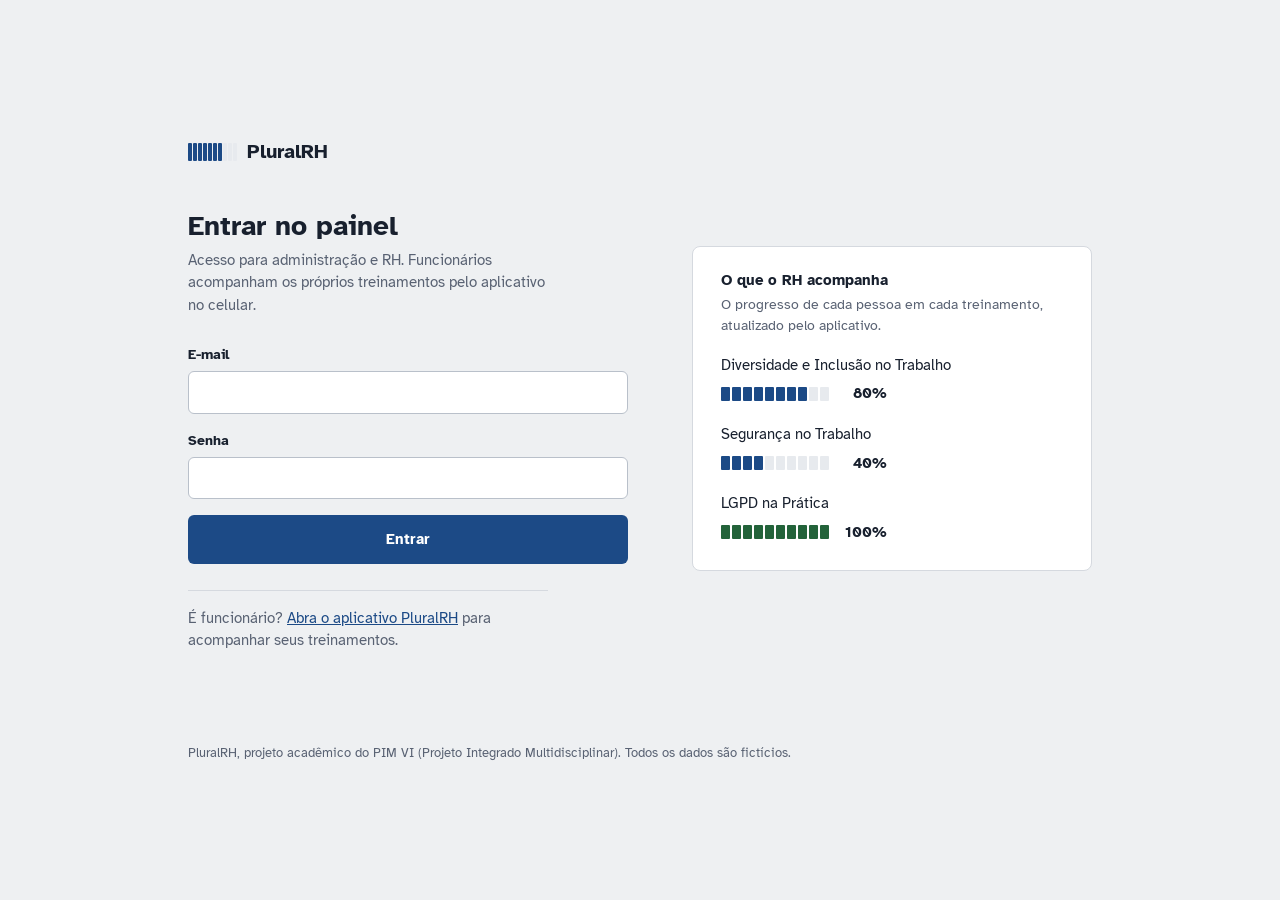
<file: backend/PluralRH.Api/wwwroot/index.html>
<!doctype html>
<!-- [PESSOA 1] Painel web: tela de login (Admin e Gestor/RH) -->
<html lang="pt-BR">
<head>
  <meta charset="utf-8">
  <meta name="viewport" content="width=device-width, initial-scale=1">
  <title>Entrar | PluralRH</title>
  <link rel="icon" href="img/icone.svg" type="image/svg+xml">
  <link rel="stylesheet" href="css/estilo.css">
</head>
<body>
  <main class="login">
    <section class="login-form">
      <span class="marca">
        <span class="medidor-blocos" aria-hidden="true"><i class="cheio"></i><i class="cheio"></i><i class="cheio"></i><i class="cheio"></i><i class="cheio"></i><i class="cheio"></i><i class="cheio"></i><i></i><i></i><i></i></span>
        PluralRH
      </span>

      <h1>Entrar no painel</h1>
      <p>Acesso para administração e RH. Funcionários acompanham os próprios treinamentos pelo aplicativo no celular.</p>

      <form id="form-login" novalidate>
        <div class="campo">
          <label for="email">E-mail</label>
          <input id="email" name="email" type="email" autocomplete="username" required>
        </div>
        <div class="campo">
          <label for="senha">Senha</label>
          <input id="senha" name="senha" type="password" autocomplete="current-password" required>
        </div>
        <button class="botao botao-principal botao-largo" type="submit">Entrar</button>
        <p id="erro-login" class="erro-form" aria-live="polite"></p>
      </form>
      <p class="login-app">É funcionário? <a href="app/">Abra o aplicativo PluralRH</a> para acompanhar seus treinamentos.</p>
    </section>

    <aside class="login-exemplo" aria-labelledby="titulo-exemplo">
      <h2 id="titulo-exemplo">O que o RH acompanha</h2>
      <p>O progresso de cada pessoa em cada treinamento, atualizado pelo aplicativo.</p>
      <ul id="exemplo-progresso"></ul>
    </aside>

    <footer class="login-rodape">PluralRH, projeto acadêmico do PIM VI (Projeto Integrado Multidisciplinar). Todos os dados são fictícios.</footer>
  </main>

  <script type="module" src="js/login.js"></script>
</body>
</html>
</file>
<file: backend/PluralRH.Api/wwwroot/css/estilo.css>
/* -----------------------------------------------------------------------------
   [PESSOA 1] Painel web: estilos

   Fonte: Atkinson Hyperlegible, criada pelo Braille Institute para leitores
   com baixa visão. Combina com o tema do sistema (inclusão) e é livre (OFL).
   Elemento visual principal: o medidor de 10 blocos (cada bloco = 10%).
----------------------------------------------------------------------------- */
@font-face {
  font-family: "Atkinson Hyperlegible";
  src: url("../fonts/atkinson-hyperlegible-400.woff2") format("woff2");
  font-weight: 400;
  font-display: swap;
}
@font-face {
  font-family: "Atkinson Hyperlegible";
  src: url("../fonts/atkinson-hyperlegible-700.woff2") format("woff2");
  font-weight: 700;
  font-display: swap;
}

:root {
  --tinta: #18202e;          /* texto principal */
  --tinta-suave: #596273;    /* texto de apoio */
  --fundo: #eef0f2;          /* fundo da página */
  --papel: #ffffff;          /* painéis */
  --linha: #d5d9df;          /* bordas e divisórias */
  --linha-suave: #e7eaee;
  --azul: #1c4a86;           /* cor principal (botões, links, medidor) */
  --azul-escuro: #12345f;
  --azul-claro: #e3ebf5;
  --marcador: #ffe14d;       /* amarelo marca-texto: só para destacar */
  --verde: #23633a;    --verde-claro: #e2efe5;
  --ambar: #855600;    --ambar-claro: #f8ecd0;
  --vermelho: #a3261c; --vermelho-claro: #f7e2df;
  --cinza: #5f6672;    --cinza-claro: #eceef1;

  --fonte: "Atkinson Hyperlegible", "Segoe UI", Arial, sans-serif;
  --raio: 8px;
}

* { box-sizing: border-box; }
html, body { margin: 0; }
body {
  font-family: var(--fonte);
  font-size: 15px;
  line-height: 1.5;
  color: var(--tinta);
  background: var(--fundo);
}
h1, h2, h3 { margin: 0; line-height: 1.25; font-weight: 700; }
a { color: var(--azul); }
:focus-visible { outline: 3px solid var(--marcador); outline-offset: 2px; }
.texto-apoio { color: var(--tinta-suave); }

/* ============================== MEDIDOR ==============================
   10 blocos, como a barra "████████░░ 80%" do esboço do projeto. */
.medidor { display: inline-flex; align-items: center; gap: 10px; white-space: nowrap; }
.medidor-blocos { display: inline-grid; grid-template-columns: repeat(10, 9px); gap: 2px; }
.medidor-blocos i { display: block; height: 14px; background: var(--linha-suave); border-radius: 1px; }
.medidor-blocos i.cheio { background: var(--azul); }
.medidor.completo .medidor-blocos i.cheio { background: var(--verde); }
.medidor-valor { font-weight: 700; min-width: 3.2em; text-align: right; }

/* Marca: medidor pequeno + nome */
.marca { display: inline-flex; align-items: center; gap: 10px; color: var(--tinta); text-decoration: none; font-size: 20px; font-weight: 700; }
.marca .medidor-blocos { grid-template-columns: repeat(10, 4px); gap: 1px; }
.marca .medidor-blocos i { height: 18px; }

/* ============================== LOGIN ============================== */
.login { min-height: 100vh; display: grid; grid-template-columns: minmax(320px, 440px) minmax(280px, 400px); gap: 64px; align-content: center; justify-content: center; padding: 48px 24px; }
.login-form h1 { font-size: 28px; margin: 40px 0 6px; }
.login-form > p { margin: 0 0 28px; color: var(--tinta-suave); max-width: 36ch; }
.login-exemplo { align-self: center; background: var(--papel); border: 1px solid var(--linha); border-radius: var(--raio); padding: 24px 28px; }
.login-exemplo h2 { font-size: 15px; margin-bottom: 4px; }
.login-exemplo > p { margin: 0 0 18px; color: var(--tinta-suave); font-size: 14px; }
.login-exemplo ul { list-style: none; margin: 0; padding: 0; display: grid; gap: 16px; }
.login-exemplo li > span:first-child { display: block; margin-bottom: 6px; }
.login-rodape { grid-column: 1 / -1; color: var(--tinta-suave); font-size: 13px; }
.login-app { margin: 8px 0 0; padding-top: 16px; border-top: 1px solid var(--linha); }

/* =========================== FORMULÁRIOS =========================== */
.campo { display: flex; flex-direction: column; gap: 6px; margin-bottom: 16px; }
.campo label { font-weight: 700; font-size: 14px; }
.campo small { color: var(--tinta-suave); font-size: 13px; }
input, select, textarea {
  font: inherit; color: inherit; background: var(--papel);
  border: 1px solid #b9c0ca; border-radius: 6px; padding: 9px 11px; width: 100%;
}
input:focus, select:focus, textarea:focus { outline: 3px solid var(--marcador); outline-offset: 0; border-color: var(--tinta); }
textarea { min-height: 88px; resize: vertical; }
.campo-marcar { display: flex; align-items: center; gap: 10px; margin-bottom: 12px; }
.campo-marcar input { width: 18px; height: 18px; accent-color: var(--azul); }
.colunas-2 { display: grid; grid-template-columns: 1fr 1fr; gap: 0 16px; }
.erro-form { color: var(--vermelho); font-weight: 700; min-height: 22px; margin: 4px 0 0; }

/* ============================== BOTÕES ============================== */
.botao { font: inherit; font-weight: 700; border-radius: 6px; padding: 9px 18px; cursor: pointer; border: 1px solid transparent; white-space: nowrap; }
.botao:disabled { opacity: .6; cursor: progress; }
.botao-principal { background: var(--azul); color: #fff; }
.botao-principal:hover { background: var(--azul-escuro); }
.botao-secundario { background: var(--papel); color: var(--tinta); border-color: #b9c0ca; }
.botao-secundario:hover { background: var(--fundo); }
.botao-largo { width: 100%; padding: 12px; }
/* Ações dentro das tabelas: texto simples, sem caixa */
.acao { font: inherit; font-size: 14px; font-weight: 700; background: none; border: none; padding: 2px 0; color: var(--azul); cursor: pointer; }
.acao:hover { text-decoration: underline; }
.acao.perigo { color: var(--vermelho); }
.botao-fechar { font: inherit; background: none; border: none; color: var(--tinta-suave); cursor: pointer; padding: 4px 8px; }

/* ======================= BARRA SUPERIOR (MENU) ======================= */
.barra-topo { background: var(--papel); border-bottom: 1px solid var(--linha); }
.barra-topo-conteudo { max-width: 1240px; margin: 0 auto; padding: 0 28px; display: flex; align-items: center; gap: 36px; min-height: 64px; }
.menu { display: flex; gap: 26px; flex: 1; }
.menu a { color: var(--tinta-suave); text-decoration: none; padding: 4px 1px; }
.menu a:hover { color: var(--tinta); }
/* Item ativo: grifado com marca-texto */
.menu a.ativo { color: var(--tinta); font-weight: 700; background: linear-gradient(transparent 58%, var(--marcador) 58%, var(--marcador) 92%, transparent 92%); }
.conta { display: flex; align-items: center; gap: 14px; font-size: 14px; }
.conta-nome { text-align: right; line-height: 1.3; }
.conta-nome strong { display: block; }
.conta-nome span { color: var(--tinta-suave); }

.principal { max-width: 1240px; margin: 0 auto; padding: 32px 28px 64px; }
.cabecalho-pagina { display: flex; align-items: flex-end; justify-content: space-between; gap: 24px; margin-bottom: 24px; }
.cabecalho-pagina h1 { font-size: 30px; letter-spacing: -.01em; }
.cabecalho-pagina p { margin: 4px 0 0; color: var(--tinta-suave); max-width: 70ch; }
.carregando { color: var(--tinta-suave); padding: 24px 0; }

/* ============================== PAINÉIS ============================== */
.painel { background: var(--papel); border: 1px solid var(--linha); border-radius: var(--raio); padding: 20px 24px; }
.painel > h2 { font-size: 17px; margin-bottom: 4px; }
.painel > .texto-apoio { margin: 0 0 16px; font-size: 14px; }
.painel.tabela-painel { padding: 0; overflow-x: auto; }
.grade { display: grid; grid-template-columns: 3fr 2fr; gap: 20px; margin-bottom: 20px; }
.grade.metade { grid-template-columns: 1fr 1fr; }
.secao-titulo { font-size: 22px; margin: 40px 0 16px; }
.nota { color: var(--tinta-suave); font-size: 14px; margin: 16px 0 0; }

/* Números de resumo: uma faixa única, dividida por linhas (sem "cartõezinhos") */
.numeros { display: grid; grid-template-columns: repeat(auto-fit, minmax(150px, 1fr)); background: var(--papel); border: 1px solid var(--linha); border-radius: var(--raio); margin: 0 0 20px; }
.numeros > div { padding: 16px 20px; border-left: 1px solid var(--linha-suave); }
.numeros > div:first-child { border-left: none; }
.numeros dt { font-size: 14px; color: var(--tinta-suave); }
.numeros dd { margin: 2px 0 0; font-size: 32px; font-weight: 700; line-height: 1.1; }
.numeros small { display: block; font-size: 13px; color: var(--tinta-suave); margin-top: 4px; }
.numeros .alerta dd { color: var(--vermelho); }

/* Lista de progresso por treinamento (o destaque do dashboard) */
.lista-progresso { list-style: none; margin: 0; padding: 0; }
.lista-progresso li { display: grid; grid-template-columns: 1fr auto; gap: 4px 20px; align-items: center; padding: 12px 0; border-top: 1px solid var(--linha-suave); }
.lista-progresso li:first-child { border-top: none; padding-top: 0; }
.lista-progresso small { color: var(--tinta-suave); grid-column: 1; }
.lista-progresso .medidor { grid-row: 1 / span 2; grid-column: 2; }

/* Barras horizontais simples (censo e departamentos) */
.barras { display: grid; gap: 10px; }
.barras-linha { display: grid; grid-template-columns: 140px 1fr 28px; align-items: center; gap: 12px; }
.barras-trilho { background: var(--linha-suave); height: 10px; border-radius: 2px; }
.barras-valor { background: var(--azul); height: 100%; border-radius: 2px; }
.barras-numero { text-align: right; font-weight: 700; }

.lista-simples { list-style: none; margin: 0; padding: 0; }
.lista-simples li { display: flex; justify-content: space-between; gap: 12px; padding: 10px 0; border-top: 1px solid var(--linha-suave); }
.lista-simples li:first-child { border-top: none; padding-top: 0; }
.lista-simples small { color: var(--tinta-suave); display: block; }

/* ============================== TABELAS ============================== */
.filtros { display: flex; flex-wrap: wrap; gap: 12px; margin-bottom: 16px; }
.filtros input, .filtros select { width: auto; min-width: 200px; }
.filtros input[type=search] { min-width: 320px; }
.tabela { width: 100%; border-collapse: collapse; }
.tabela th { text-align: left; font-size: 14px; color: var(--tinta-suave); padding: 12px 18px; border-bottom: 1px solid var(--linha); white-space: nowrap; }
.tabela td { padding: 13px 18px; border-bottom: 1px solid var(--linha-suave); vertical-align: middle; }
.tabela tr:last-child td { border-bottom: none; }
.tabela tbody tr:hover { background: #f7f8fa; }
.tabela td small { color: var(--tinta-suave); display: block; }
.tabela.compacta th, .tabela.compacta td { padding: 9px 8px; }
.tabela .acoes { display: flex; gap: 16px; }
.vazio { text-align: center; color: var(--tinta-suave); padding: 32px !important; }

/* ===================== ETIQUETAS DE SITUAÇÃO =====================
   Retangulares e discretas; a cor indica a situação. */
.etiqueta { display: inline-block; font-size: 13px; font-weight: 700; padding: 2px 8px; border-radius: 3px; background: var(--cinza-claro); color: var(--cinza); white-space: nowrap; }
.etiqueta-Ativo, .etiqueta-Concluido, .etiqueta-Realizada { background: var(--verde-claro); color: var(--verde); }
.etiqueta-EmAndamento, .etiqueta-Planejada { background: var(--azul-claro); color: var(--azul); }
.etiqueta-Pendente, .etiqueta-Afastado { background: var(--ambar-claro); color: var(--ambar); }
.etiqueta-Inativo, .etiqueta-Cancelada { background: var(--cinza-claro); color: var(--cinza); }
/* Perfil não é situação: fica só com contorno */
.perfil { display: inline-block; font-size: 13px; padding: 1px 8px; border: 1px solid var(--linha); border-radius: 3px; color: var(--tinta); }

/* ======================= DIVERSIDADE E INCLUSÃO ======================= */
.base-legal { margin-bottom: 24px; }
.base-legal dl { display: grid; grid-template-columns: max-content 1fr; gap: 6px 20px; margin: 0; }
.base-legal dt { font-weight: 700; }
.base-legal dd { margin: 0; color: var(--tinta-suave); }
.abas { display: flex; gap: 28px; border-bottom: 1px solid var(--linha); margin-bottom: 20px; }
.aba { font: inherit; background: none; border: none; padding: 10px 1px; color: var(--tinta-suave); cursor: pointer; border-bottom: 3px solid transparent; margin-bottom: -1px; }
.aba.ativa { color: var(--tinta); font-weight: 700; border-bottom-color: var(--tinta); }
.materiais { display: grid; grid-template-columns: repeat(auto-fill, minmax(330px, 1fr)); gap: 16px; }
.material { display: flex; flex-direction: column; gap: 8px; }
.material h3 { font-size: 16px; }
.material p { margin: 0; color: var(--tinta-suave); font-size: 14px; flex: 1; }
.material .meta { font-size: 13px; color: var(--tinta-suave); }
.material .rodape-material { display: flex; justify-content: space-between; align-items: center; border-top: 1px solid var(--linha-suave); padding-top: 12px; margin-top: 4px; }

/* ========================== JANELA E AVISOS ========================== */
.modal { position: fixed; inset: 0; background: rgba(24, 32, 46, .5); display: none; align-items: flex-start; justify-content: center; padding: 8vh 16px; z-index: 50; overflow-y: auto; }
.modal.aberto { display: flex; }
.modal-caixa { background: var(--papel); border-radius: 10px; width: 100%; max-width: 540px; border: 1px solid var(--linha); }
.modal-caixa.largo { max-width: 800px; }
.modal-topo { display: flex; justify-content: space-between; align-items: center; padding: 18px 24px 0; }
.modal-topo h2 { font-size: 19px; }
.modal-corpo { padding: 18px 24px 6px; }
.modal-corpo h3 { font-size: 16px; margin: 20px 0 8px; }
.modal-rodape { display: flex; justify-content: flex-end; gap: 12px; padding: 16px 24px 20px; }
.avisos { position: fixed; left: 24px; bottom: 24px; display: grid; gap: 8px; z-index: 60; }
.aviso { background: var(--tinta); color: #fff; padding: 12px 16px 12px 14px; border-radius: 6px; max-width: 380px; border-left: 5px solid var(--verde); }
.aviso-erro { border-left-color: #e05a4e; }

/* ============================= RESPONSIVO ============================= */
@media (max-width: 960px) {
  .login { grid-template-columns: 1fr; gap: 32px; }
  .barra-topo-conteudo { flex-wrap: wrap; gap: 12px 24px; padding: 12px 16px; }
  .menu { order: 3; flex-basis: 100%; overflow-x: auto; padding-bottom: 6px; }
  .principal { padding: 24px 16px 48px; }
  .cabecalho-pagina { flex-direction: column; align-items: flex-start; }
  .grade, .grade.metade, .colunas-2 { grid-template-columns: 1fr; }
  .filtros input[type=search] { min-width: 100%; }
  .tabela .acoes { flex-wrap: wrap; gap: 8px 16px; }
}
@media (prefers-reduced-motion: reduce) { * { transition: none !important; } }
</file>
